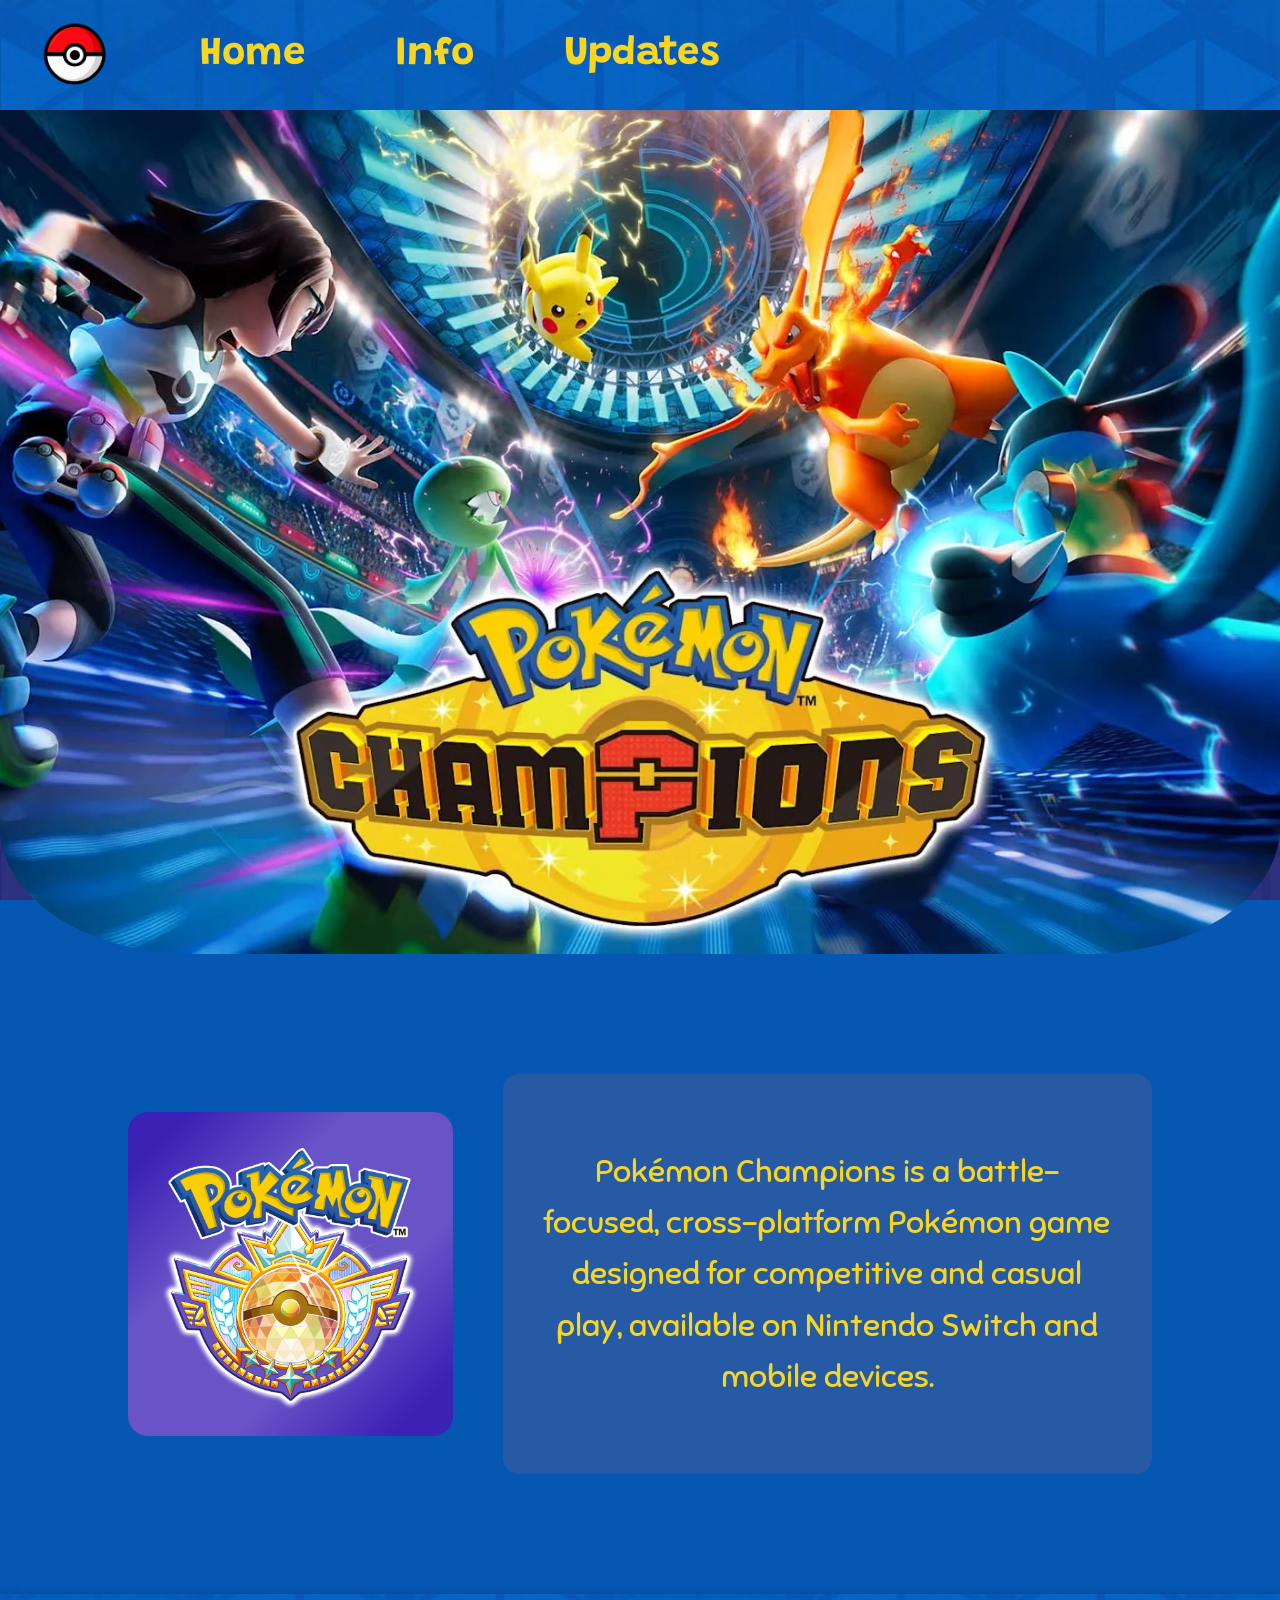
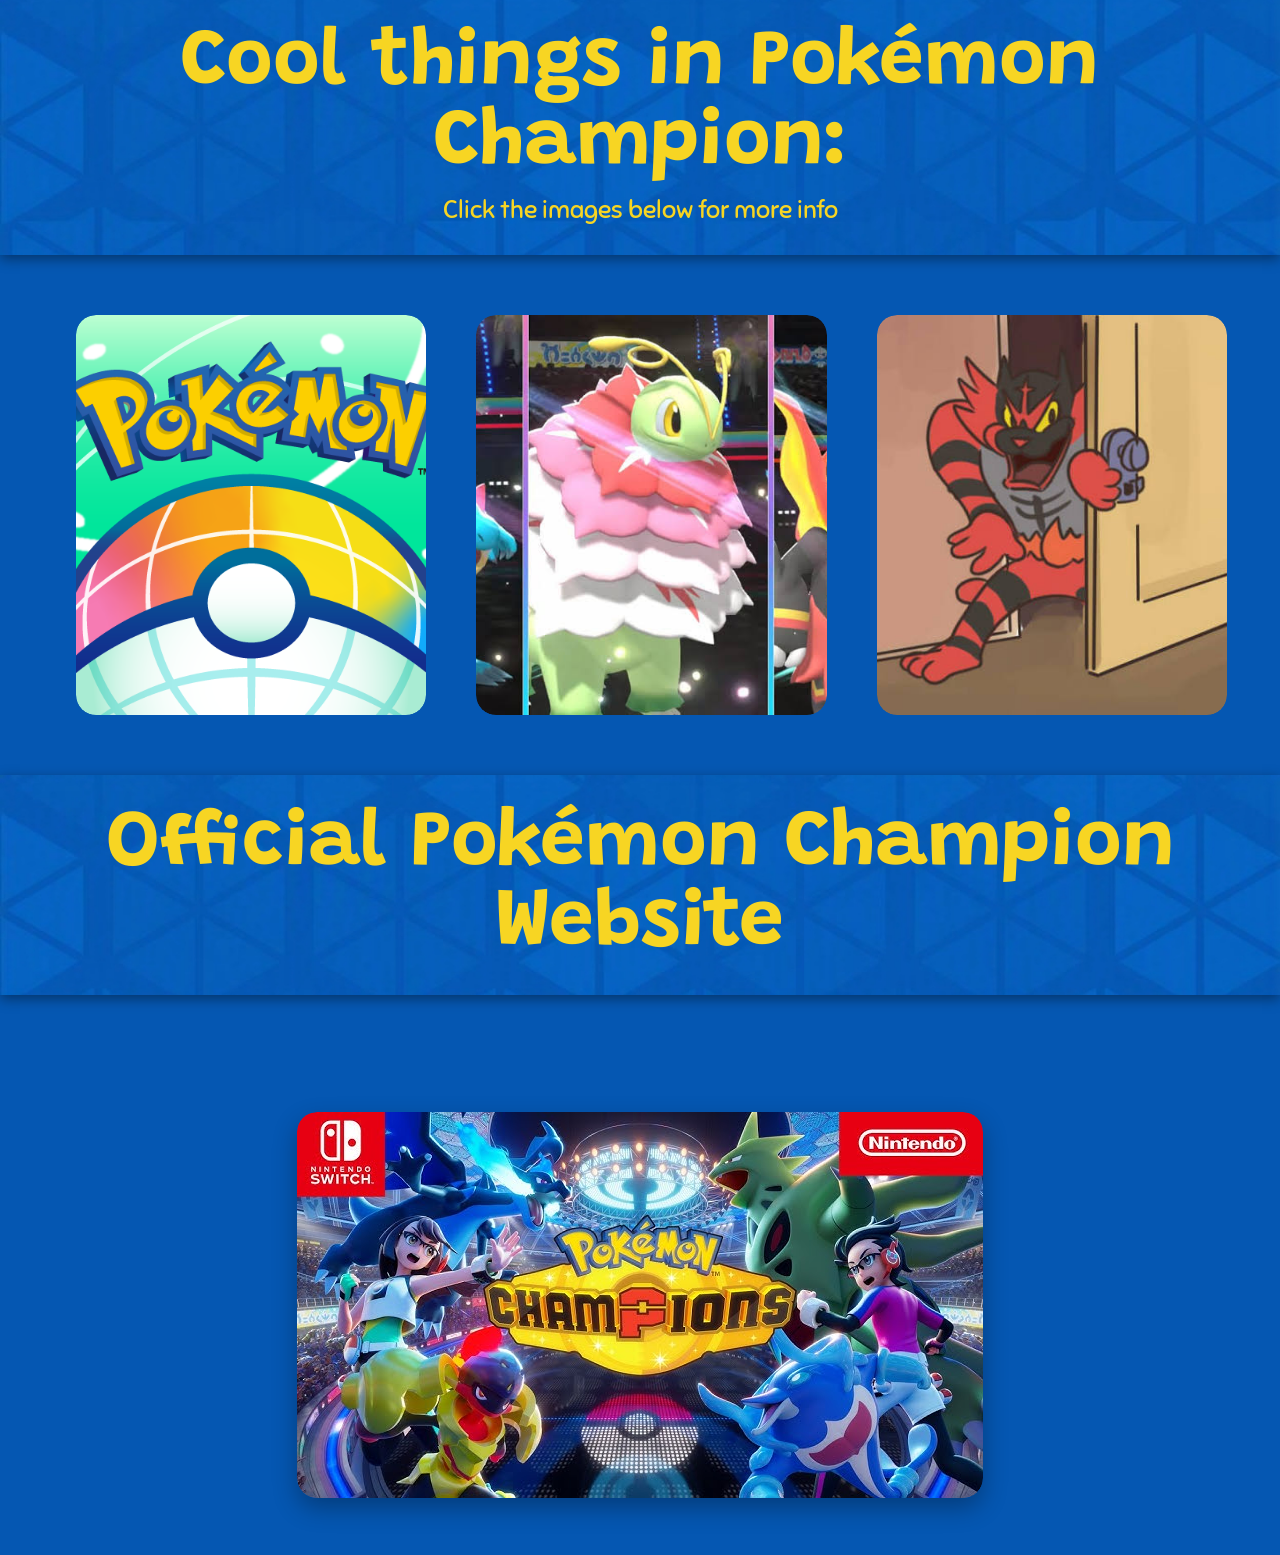
<file: index.html>
<!DOCTYPE html>
<html lang="en">
<head>
    <meta charset="UTF-8">
    <meta name="viewport" content="width=device-width, initial-scale=1.0">
    <title>Pokemon Champion</title>

    <style>
        @import url('https://fonts.googleapis.com/css2?family=Sniglet&display=swap');
        @import url('https://fonts.googleapis.com/css2?family=Grandstander:ital,wght@0,100..900;1,100..900&display=swap');
        @import url('https://fonts.googleapis.com/css2?family=Bebas+Neue&family=Comic+Neue:wght@300;400;700&family=Oswald:wght@200;700&display=swap');
    </style>

    <link rel="stylesheet" href="style.css">
</head>

<body>

     <!-- Home Screen Section -->
    <section class="home-screen">
        <div class="sort">
            <img class="logo-image" src="./images/pokelogo.png" alt="Pokemon logo">

            <a href="index.html" class="text-hover">
                <h1 class="news">Home</h1>
            </a>

            <a href="#info" class="text-hover">
                <h2 class="news">Info</h2>
            </a>

            <a href="https://champions.pokemon.com/en-us/news/" class="text-hover">
                <h3 class="news">Updates</h3>
            </a>
        </div>
    </section>



     <!-- Hero Section -->
    <section class="hero-image"></section>

    <!-- Intro Section -->
    <section class="one-column">
        <div class="image">
            <img class="pokemon-image" src="./images/logo.png" alt="Pokemon logo">
        </div>

        <div class="info">
            <p>
                Pokémon Champions is a battle-focused, cross-platform Pokémon game designed for competitive and casual play, available on Nintendo Switch and mobile devices.
            </p>
        </div>
    </section>


    <!-- Footer Title -->
    <section id="info" class="topic-section-title">
        <h2 class="topic-section-letter">Cool things in Pokémon  Champion:</h2>
        <p class="topic-section-click">Click the images below for more info</p>
    </section>


    <!-- Cards Transport Section -->
    <section class="three-column">

        <!-- Pokemon Home Card Section -->
        <div class="card">
            <a href="pokemonhome.html" class="hover">
                <img class="card-image" src="./images/home.png" alt="Pokémon Home">
                <div class="content">
                    <h3>Pokemon Home</h3>
                    <p>transfer between pokémon  games</p>
                </div>
            </a>
        </div>

        <!-- Pokemon More Info Section -->
        <div class="card">
            <a href="mega.html" class="hover">
                <img class="card-image" src="./images/mega.png" alt="Mega Pokemon">
                <div class="content">
                    <h3>Features Inside</h3>
                    <p>What the game covers</p>
                </div>
            </a>

        </div>

        <!-- Competitive Pokemon Card Section -->
        <div class="card">
            <a href="pokemoncomp.html" class="hover">
                <img class="card-image" src="./images/inci.png" alt="Competitive">
                <div class="content">
                    <h3>Competitive</h3>
                    <p>Tutorial inside the game</p>
                </div>
            </a>

        </div>
    </section>

    <!-- Footer Title -->
    <section>
        <h2 class="topic-section-title"> Official Pokémon Champion Website</h2>
    </section>
    

    <!-- Official Website Link Section -->
    <section class="pokemonlink-column">
        <div class="card-transition">
        <a href="https://champions.pokemon.com/en-us/" class="hover-transition">
            <img class="pokemonlink-image" src="./images/tryingpokemon.png" alt="Champion">
        </a>
        </div>
    </section>

</body>
</html>
</file>
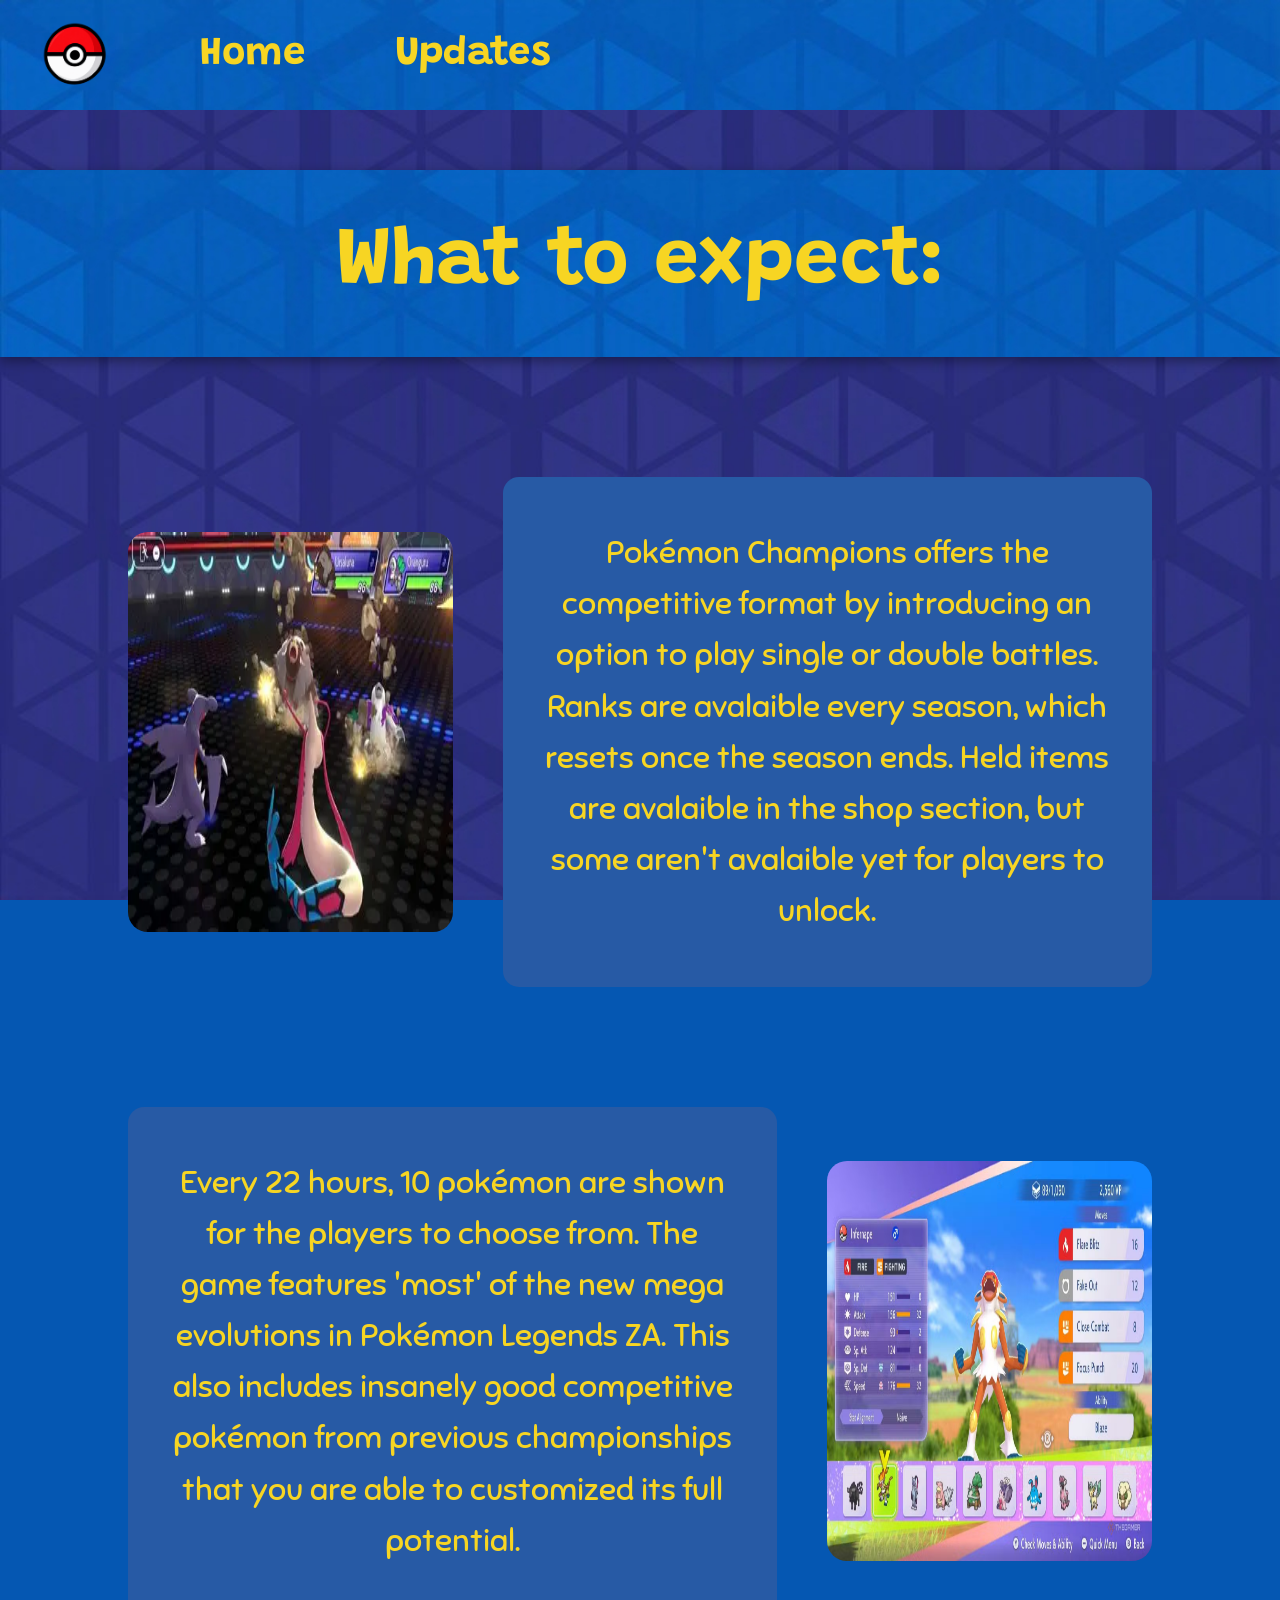
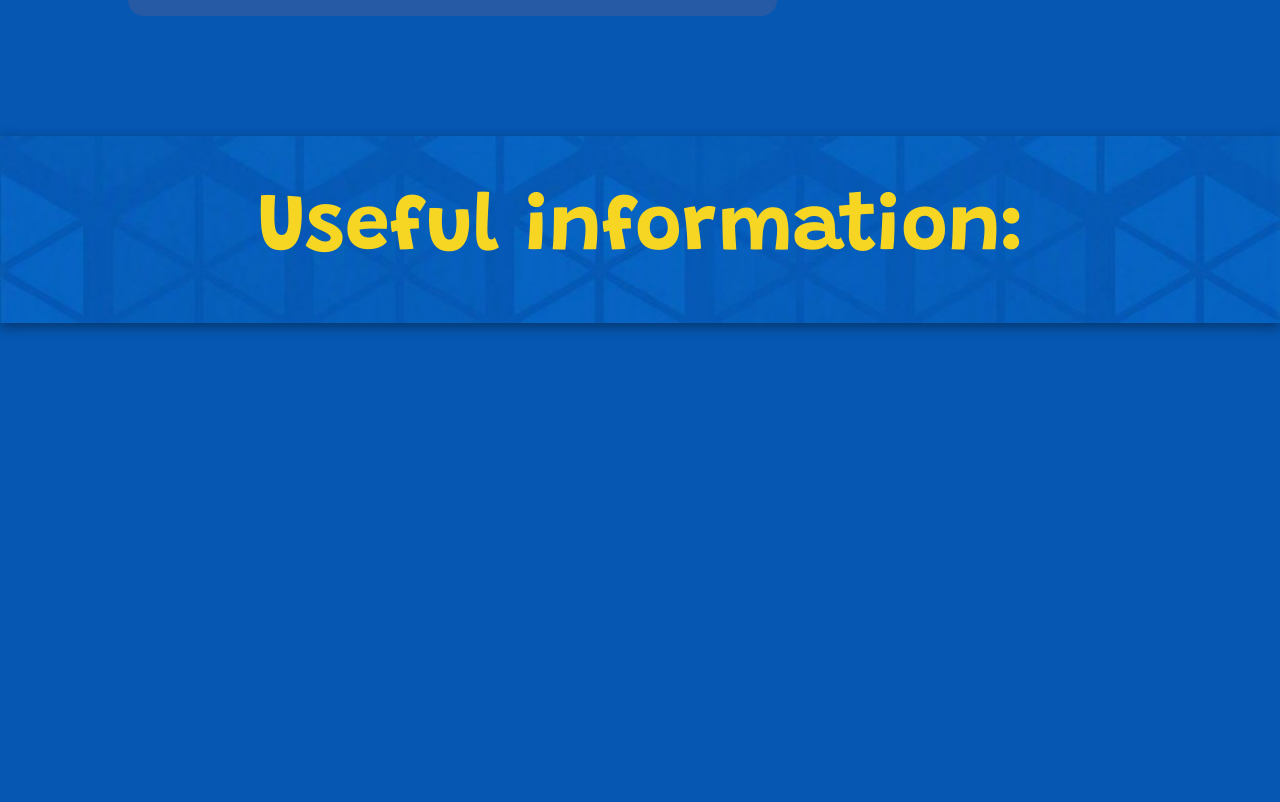
<file: mega.html>
<!DOCTYPE html>
<html lang="en">
<head>
    <meta charset="UTF-8">
    <meta name="viewport" content="width=device-width, initial-scale=1.0">
    <title>Pokemon Champion</title>

    <style>
        @import url('https://fonts.googleapis.com/css2?family=Sniglet&display=swap');
        @import url('https://fonts.googleapis.com/css2?family=Grandstander:ital,wght@0,100..900;1,100..900&display=swap');
        @import url('https://fonts.googleapis.com/css2?family=Bebas+Neue&family=Comic+Neue:wght@300;400;700&family=Oswald:wght@200;700&display=swap');
    </style>

    <link rel="stylesheet" href="style.css">
</head>
<body>

    <!-- Home Screen Section -->
    <section class="home-screen">
        <div class="sort">
            <img class="logo-image" src="./images/pokelogo.png" alt="Pokemon logo">

            <a href="index.html">
                <h1 class="news">Home</h1>
            </a>

            <a href="https://champions.pokemon.com/en-us/news/">
                <h3 class="news">Updates</h3>
            </a>
        </div>
    </section>


    <!-- Footer Title Section -->
    <section>
        <h2 class="topic-section-title">What to expect:</h2>
    </section>  


    <!-- 1st Topic Info Section -->
    <section class="one-column">  
        <div class="image">
            <img class="pokemon-imagesize" src="./images/double.png" alt="Pokemon logo">
        </div>

        <div class="info">
            <p>
                Pokémon Champions offers the competitive format by introducing an option to play single or double battles. Ranks are avalaible every season, which resets once the season ends. Held items are avalaible in the shop section, but some aren't avalaible yet for players to unlock.
            </p>
        </div>
    

    <!-- 2nd Topic Info Section -->
    </section>
        <section class="one-column1">  

        <div class="info1">
            <p>
                Every 22 hours, 10 pokémon are shown for the players to choose from. The game features 'most' of the new mega evolutions in Pokémon Legends ZA. This also includes insanely good competitive pokémon from previous championships that you are able to customized its full potential.
            </p>
        </div>

        <div class="image">
            <img class="pokemon-imagesize" src="./images/roster.png" alt="Pokemon logo">
        </div>
    </section>

    <!-- Footer Title Section -->
    <section>
        <h2 class="topic-section-title"> Useful information:</h2>
    </section>

    <!-- Youtube Video Section -->
    <section class="two-column">

    <div class="cardvideo">
        <iframe
            width="560" height="315" src="https://www.youtube.com/embed/zkFbx0Y-LrI?si=-4XiLRbMlBJyWN30" title="YouTube video player" frameborder="0" allow="accelerometer; autoplay; clipboard-write; encrypted-media; gyroscope; picture-in-picture; web-share" referrerpolicy="strict-origin-when-cross-origin" allowfullscreen>
        </iframe>
    </div>

    <div class="cardvideo">
        <iframe
            width="560" height="315" src="https://www.youtube.com/embed/znNpaJz5XrM?si=MWV1Pzyv2yJ9CzVH" title="YouTube video player" frameborder="0" allow="accelerometer; autoplay; clipboard-write; encrypted-media; gyroscope; picture-in-picture; web-share" referrerpolicy="strict-origin-when-cross-origin" allowfullscreen>
        </iframe>
    </div>
    </div>  
    </section>
</body>
</file>
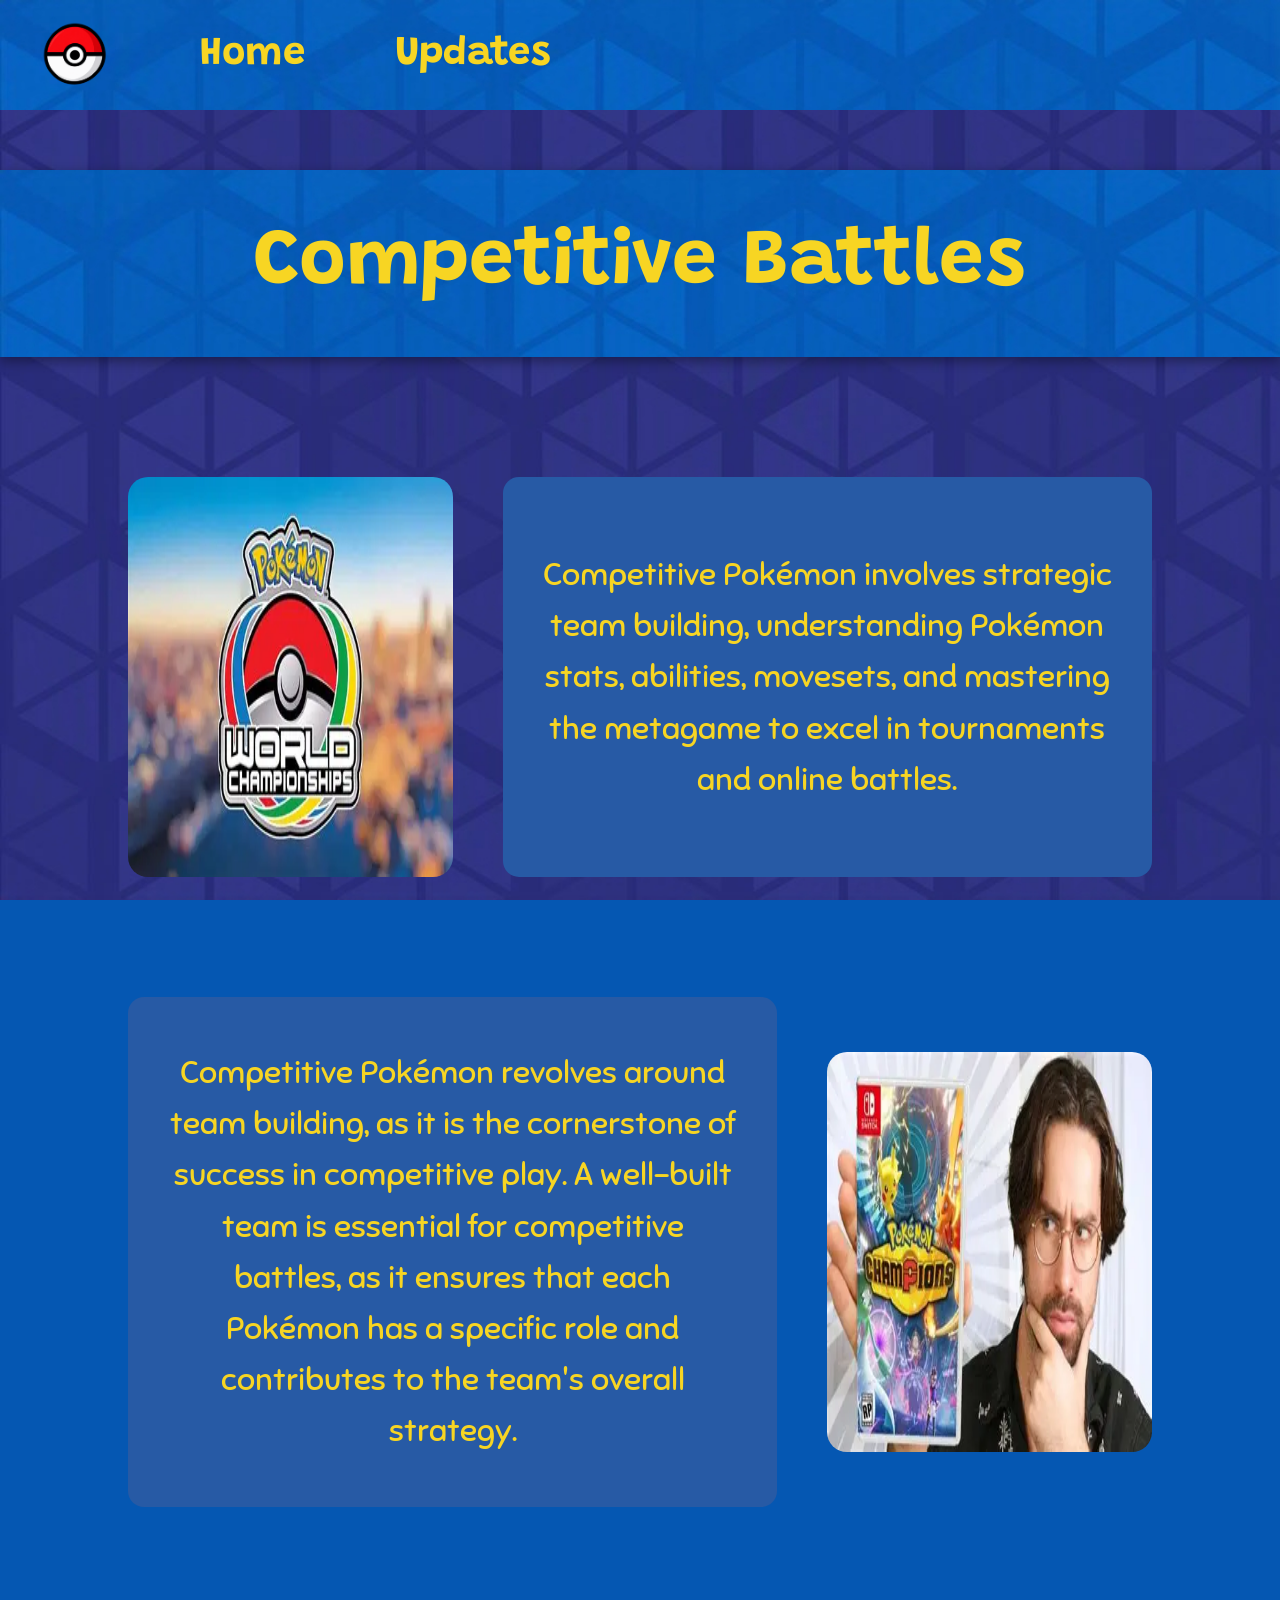
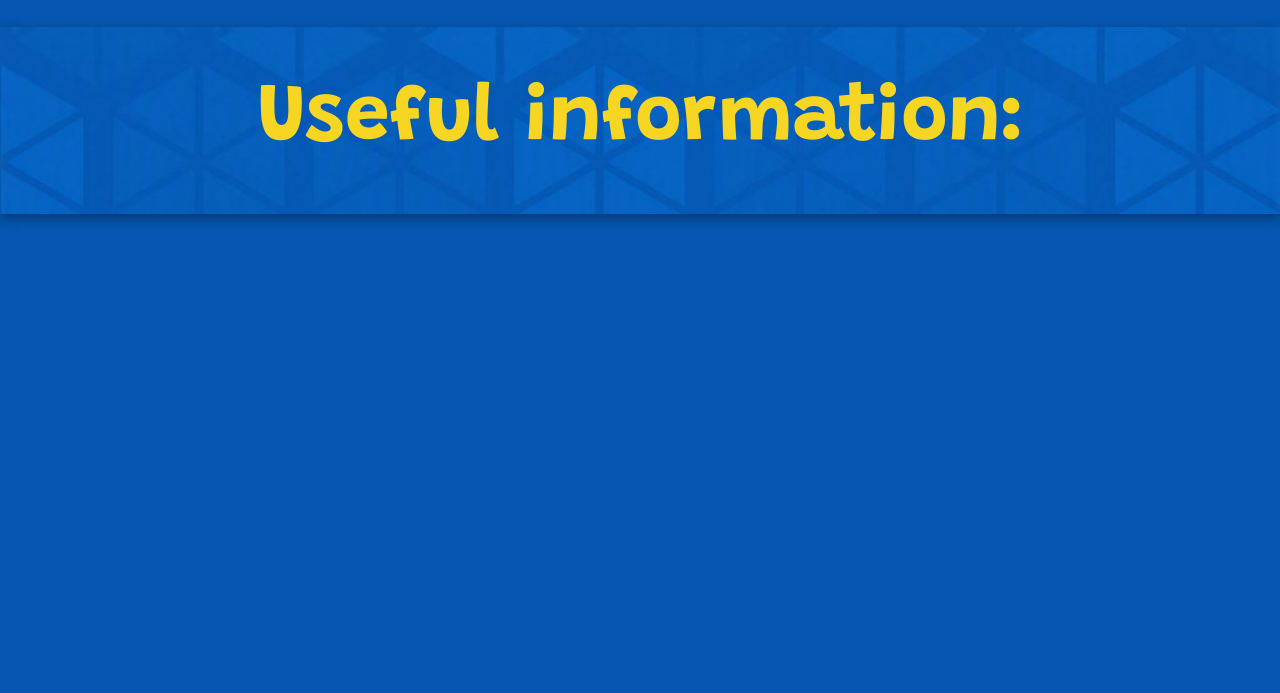
<file: pokemoncomp.html>
<!DOCTYPE html>
<html lang="en">
<head>
    <meta charset="UTF-8">
    <meta name="viewport" content="width=device-width, initial-scale=1.0">
    <title>Pokemon Champion</title>

    <style>
        @import url('https://fonts.googleapis.com/css2?family=Sniglet&display=swap');
        @import url('https://fonts.googleapis.com/css2?family=Grandstander:ital,wght@0,100..900;1,100..900&display=swap');
        @import url('https://fonts.googleapis.com/css2?family=Bebas+Neue&family=Comic+Neue:wght@300;400;700&family=Oswald:wght@200;700&display=swap');
    </style>

    <link rel="stylesheet" href="style.css">
</head>
<body>
    <!-- Home Screen Section -->
    <section class="home-screen">
        <div class="sort">
            <img class="logo-image" src="./images/pokelogo.png" alt="Pokemon logo">

            <a href="index.html">
                <h1 class="news">Home</h1>
            </a>

            <a href="https://champions.pokemon.com/en-us/news/">
                <h3 class="news">Updates</h3>
            </a>
        </div>
    </section>
    <!-- Footer Title Section -->
    <section>
        <h2 class="topic-section-title"> Competitive Battles </h2>
    </section>


    <!-- 1st Topic Info Section -->
    <section class="one-column">  
        <div class="image">
            <img class="pokemon-imagesize" src="./images/worldchampionshiplogo.png" alt="Pokemon logo">
        </div>

        <div class="info">
            <p>
                Competitive Pokémon involves strategic team building, understanding Pokémon stats, abilities, movesets, and mastering the metagame to excel in tournaments and online battles.
            </p>
        </div>

    <!-- 2nd Topic Info Section -->
    </section>
        <section class="one-column1">  

        <div class="info1">
            <p>
                Competitive Pokémon revolves around team building, as it is the cornerstone of success in competitive play. A well-built team is essential for competitive battles, as it ensures that each Pokémon has a specific role and contributes to the team's overall strategy.
            </p>
        </div>

        <div class="image">
            <img class="pokemon-imagesize" src="./images/wolfeyvgc.png" alt="Pokemon logo">
        </div>
    </section>

    <!-- Footer Title Section -->
    <section>
        <h2 class="topic-section-title"> Useful information:</h2>
    </section>

    <!-- Youtube Video Section -->
    <section class="two-column">

    <div class="cardvideo">
        <iframe
            width="560" height="315" src="https://www.youtube.com/embed/xjX8DVfk7IY?si=zXYNYiMSKZOrtnC-" title="YouTube video player" frameborder="0" allow="accelerometer; autoplay; clipboard-write; encrypted-media; gyroscope; picture-in-picture; web-share" referrerpolicy="strict-origin-when-cross-origin" allowfullscreen>
        </iframe>
    </div>

    <div class="cardvideo">
        <iframe
            width="560" height="315" src="https://www.youtube.com/embed/7rMHWR9pFwU?si=amU3vpNN23AYBlG3" title="YouTube video player" frameborder="0" allow="accelerometer; autoplay; clipboard-write; encrypted-media; gyroscope; picture-in-picture; web-share" referrerpolicy="strict-origin-when-cross-origin" allowfullscreen>
        </iframe>
    </div>
    
    </div>
    </section>
</body>
</file>
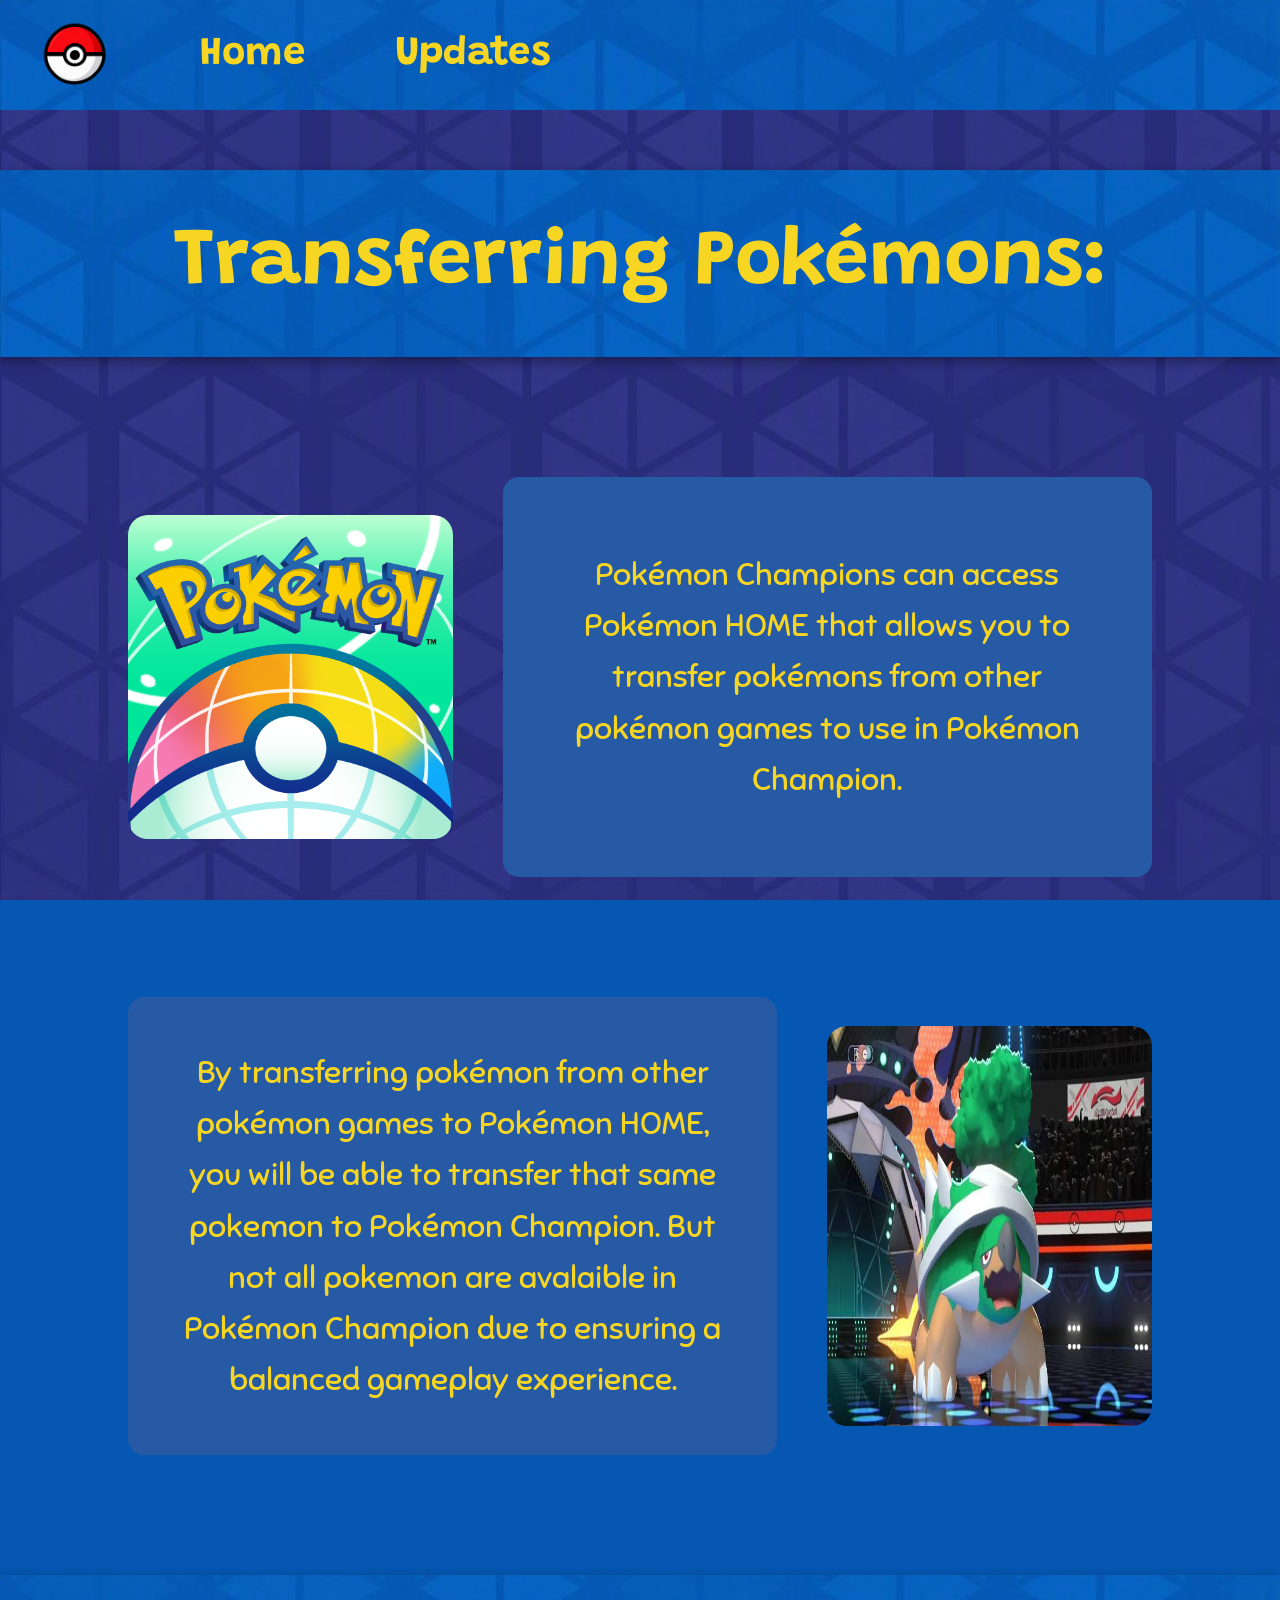
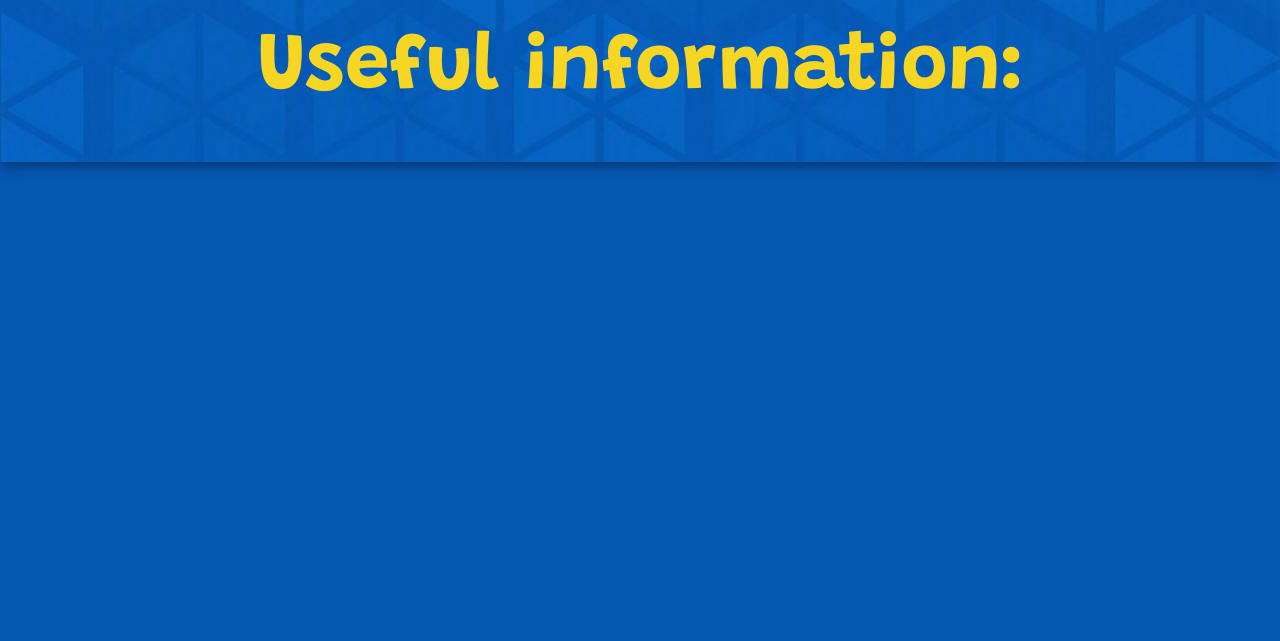
<file: pokemonhome.html>
<!DOCTYPE html>
<html lang="en">
<head>
    <meta charset="UTF-8">
    <meta name="viewport" content="width=device-width, initial-scale=1.0">
    <title>Pokemon Champion</title>

    <style>
        @import url('https://fonts.googleapis.com/css2?family=Sniglet&display=swap');
        @import url('https://fonts.googleapis.com/css2?family=Grandstander:ital,wght@0,100..900;1,100..900&display=swap');
        @import url('https://fonts.googleapis.com/css2?family=Bebas+Neue&family=Comic+Neue:wght@300;400;700&family=Oswald:wght@200;700&display=swap');
    </style>

    <link rel="stylesheet" href="style.css">
</head>
<body>
    <!-- Home Screen Section -->
    <section class="home-screen">
        <div class="sort">
            <img class="logo-image" src="./images/pokelogo.png" alt="Pokemon logo">

            <a href="index.html">
                <h1 class="news">Home</h1>
            </a>

            <a href="https://champions.pokemon.com/en-us/news/">
                <h3 class="news">Updates</h3>
            </a>
        </div>
    </section>
    
    <!-- Footer Title Section -->
    <section>
        <h2 class="topic-section-title"> Transferring Pokémons:</h2>
    </section>


    <!-- 1st Topic Info Section -->
    <section class="one-column">  
        <div class="image">
            <img class="pokemon-image" src="./images/home.png" alt="Pokemon logo">
        </div>

        <div class="info">
            <p>
               Pokémon Champions can access Pokémon HOME that allows you to transfer pokémons from other pokémon games to use in Pokémon Champion.
            </p>
        </div>
    

    <!-- 2nd Topic Info Section -->
    </section>
        <section class="one-column1">  
        <div class="info1">
            <p>
                By transferring pokémon from other pokémon games to Pokémon HOME, you will be able to transfer that same pokemon to Pokémon Champion. But not all pokemon are avalaible in Pokémon Champion due to ensuring a balanced gameplay experience.
            </p>
        </div>
        
        <div class="image">
            <img class="pokemon-imagesize" src="./images/torterra.png" alt="Pokemon logo">
        </div>

    </section>
    <!-- Footer Title Section -->
    <section>
        <h2 class="topic-section-title"> Useful information:</h2>
    </section>

    <!-- Youtube Video Section -->
    <section class="two-column">

    <div class="cardvideo">
        <iframe
            width="560"
            height="315"
            src="https://www.youtube.com/embed/5A4oXlbzgw0?start=3"
            title="YouTube video player"
            frameborder="0"
            allow="accelerometer; autoplay; clipboard-write; encrypted-media; gyroscope; picture-in-picture; web-share"
            referrerpolicy="strict-origin-when-cross-origin"
            allowfullscreen>
        </iframe>
    </div>

    <div class="cardvideo">
        <iframe
            width="560"
            height="315"
            src="https://www.youtube.com/embed/vouuwsxpy10?start=3"
            title="YouTube video player"
            frameborder="0"
            allow="accelerometer; autoplay; clipboard-write; encrypted-media; gyroscope; picture-in-picture; web-share"
            referrerpolicy="strict-origin-when-cross-origin"
            allowfullscreen>
        </iframe>
    </div>

    </div>

    </section>


</body>
</file>
<file: style.css>
/* Fonts for the all the pages */

* {
    font-family: 'Trebuchet MS', 'Lucida Sans Unicode', 'Lucida Grande','Lucida Sans', Arial, sans-serif;
    box-sizing: border-box;
    font-family: "Sniglet", system-ui;
    font-family: "Grandstander", cursive;
    margin: 0;
    padding: 0;
}

/* Main code for the background of all the pages*/
body {
    width: 100%;
    min-height: 100vh;
    background-image: url("./images/perfection.jpg");
    background-color: #0557B2;
    background-size: cover;
    background-attachment: fixed;
}


/* Background of the home screen */

.home-screen {
    width: 100%;
    min-height: 100px;
    background-image: url("./images/backgroundwow.jpg");
    background-size: cover;
    display: grid;
    grid-template-columns: 1fr 3fr;
    gap: 80px;
    align-items: center;
    padding: 20px 40px;
}

/* Seperation of the image and text link */

.sort {
    display: flex;
    align-items: center;
    gap: 90px;
}

.news{
    font-size: 40px;
}


.logo-image {
    width: 70px;
    height: 70px;
    object-fit: contain;
}


.hero-image {
    background-image: url("./images/pokemonpage.png");
    min-height: 70vh;
    background-position: center;
    background-repeat: no-repeat;
    background-size: cover;
    width: 100%;
    height: 844px;

    border-radius: 0 0 15% 15%;
}

.hero-text {
    color: whitesmoke;
    position: absolute;
    text-align: left;
    top: 180px;
    width: 100%;
    padding-left: 50px;
    font-size: 4rem;
}


/* Intro section for all pages */

.one-column {
    display: grid;
    grid-template-columns: 1fr 2fr;
    gap: 50px;
    width: 80%;
    margin: 120px auto;
    align-items: center;
}

.one-column1 {
    display: grid;
    grid-template-columns: 2fr 1fr;
    gap: 50px;
    width: 80%;
    margin: 120px auto;
    align-items: center;
}

/* Video section */

.two-column {
    display: grid;
    grid-template-columns: repeat(2, 1fr);
    gap: 50px;
    width: 100%;
    margin: 40px auto 100px;
}



.image {
    display: flex;
    justify-content: center;
}

.pokemon-image {
    width: 100%;
    max-width: 500px;
    height: auto;
    border-radius: 20px;
}

.pokemon-imagesize {
    width: 100%;
    max-width: 500px;
    height: 400px;
    border-radius: 20px;
}

/* Font custimizations*/

.info {
    color: #F7D523;
    background-color: #275AA5;
    border-radius: 16px;
    padding: 50px 40px;
    font-size: 32px;
    line-height: 1.6;
    text-align: center;
    min-height: 400px;
    display: flex;
    align-items: center;
    justify-content: center;
}

.info1 {
    color: #F7D523;
    background-color: #275AA5;
    border-radius: 16px;
    padding: 50px 40px;
    font-size: 32px;
    line-height: 1.6;
    text-align: center;
    min-height: 400px;
    display: flex;
    align-items: center;
    justify-content: center;
}

.one-column1 p {
    font-family: "Sniglet", system-ui;
}

.one-column p {
    font-family: "Sniglet", system-ui;
}



/* Footer customizations */

.topic-section-title {
    font-family: 'Comic Neue', sans-serif;
    font-size: 60px;
    width: 100%;
    text-align: center;
    margin-top: 60px;
    margin-bottom: 60px;
    color: #F7D523;
    background-color: #275AA5;
    text-decoration: none;
    padding: 30px 20px;
    box-shadow: 0 4px 12px rgba(0, 0, 0, 0.4);
    display: flex;
    flex-direction: column;
    justify-content: center;
    align-items: center;
    min-height: 187px;
    background-image: url("./images/backgroundwow.jpg");
    background-size: cover;
}

.topic-section-letter {
    font-family: 'Comic Neue', sans-serif;
    font-size: clamp(35px, 5vw, 80px);
    width: 100%;
    color: #F7D523;
    padding: 0;
}


.topic-section-click {
    font-family: 'Comic Neue', sans-serif;
    font-size: 25px;
    text-align: center;
    color: #F7D523;
    margin-top: 10px;
}



.three-column {
    display: grid;
    grid-template-columns: repeat(3, 1fr);
    gap: 50px;
    width: 90%;
    margin-right: 500px;
    margin-left: 75.5px;
}

.card {
    width: 100%;
    padding: auto;
}

.cardvideo {
    margin-left: 80px;
    border-radius: 8px;
}

.card-image {
    width: 100%;
    height: 400px;
    object-fit: cover;
    border-radius: 20px;
    display: block;
}

/* Hovering aethestic for the cards*/

.hover {
    position: relative;
    display: block;
    width: 100%;
    height: 400px;
    overflow: hidden;
    border-radius: 20px;
    text-decoration: none;
}

.hover-transition {
    display: block;
    width: 100%;
    height: 100%;
    text-decoration: none;
}

.content {
    width: 100%;
    height: 100%;
    top: 0;
    left: 0;
    position: absolute;
    background: rgba(0, 0, 0, 0.65);
    display: flex;
    justify-content: center;
    align-items: center;
    flex-direction: column;
    opacity: 0;
    transition: opacity 0.6s ease;
    color: white;
    text-align: center;
    padding: 20px;
}


.hover:hover .content {
    opacity: 1;
}

.content h3 {
    font-size: 50px;
    margin-bottom: 15px;
    color: #0760be;
    font-family: "Grandstander", cursive;
}

.content p {
    font-size: 25px;
    color: #F7D523;
    font-family: "Sniglet", system-ui;
    
}

.topic-section-title p {
    font-size: 25px;
    color: #F7D523;
    font-family: "Sniglet", system-ui;
    
}

.topic-section-title h2 {
    font-size: 80px;
    color: #F7D523;
    font-family: "Grandstander", cursive;
}
    


/* Hover for the offical link */

.pokemonlink-column {
    min-height: 500px;
    display: flex;
    justify-content: center;
    align-items: center;
    padding: 40px;
}


.card-transition {
    border-radius: 20px;
    width: 100%;
    max-width: 686px;
    height: auto;
    display: block;
    margin: auto;
    overflow: hidden; 
    box-shadow: 0 10px 25px rgba(0, 0, 0, 0.3);
    transition: transform 0.4s ease, box-shadow 0.4s ease;
}

.pokemonlink-image {
    border-radius: 20px;
    width: 100%;
    max-width: 686px;
    height: auto;
    display: block;
    margin: auto;
    transition: transform 0.5s ease, filter 0.5s ease;
}

.card-transition:hover .pokemonlink-image {
    transform: scale(1.08);
    filter: brightness(1.08);
}

.card-transition:hover {
    transform: translateY(-10px);
    box-shadow: 0 20px 35px rgba(0, 0, 0, 0.5);
}

.sort a {
    text-decoration: none;
    color: #F7D523;
}

.sort a .news {
    color: #F7D523;
    transition: color 0.3s ease;
}

.sort a:hover .news {
    color: white;
}

.topic-section-title{
    font-family: "Grandstander", cursive;   
    font-size: 80px;
}

.iframe{
    border-radius: 18px;
}
</file>
